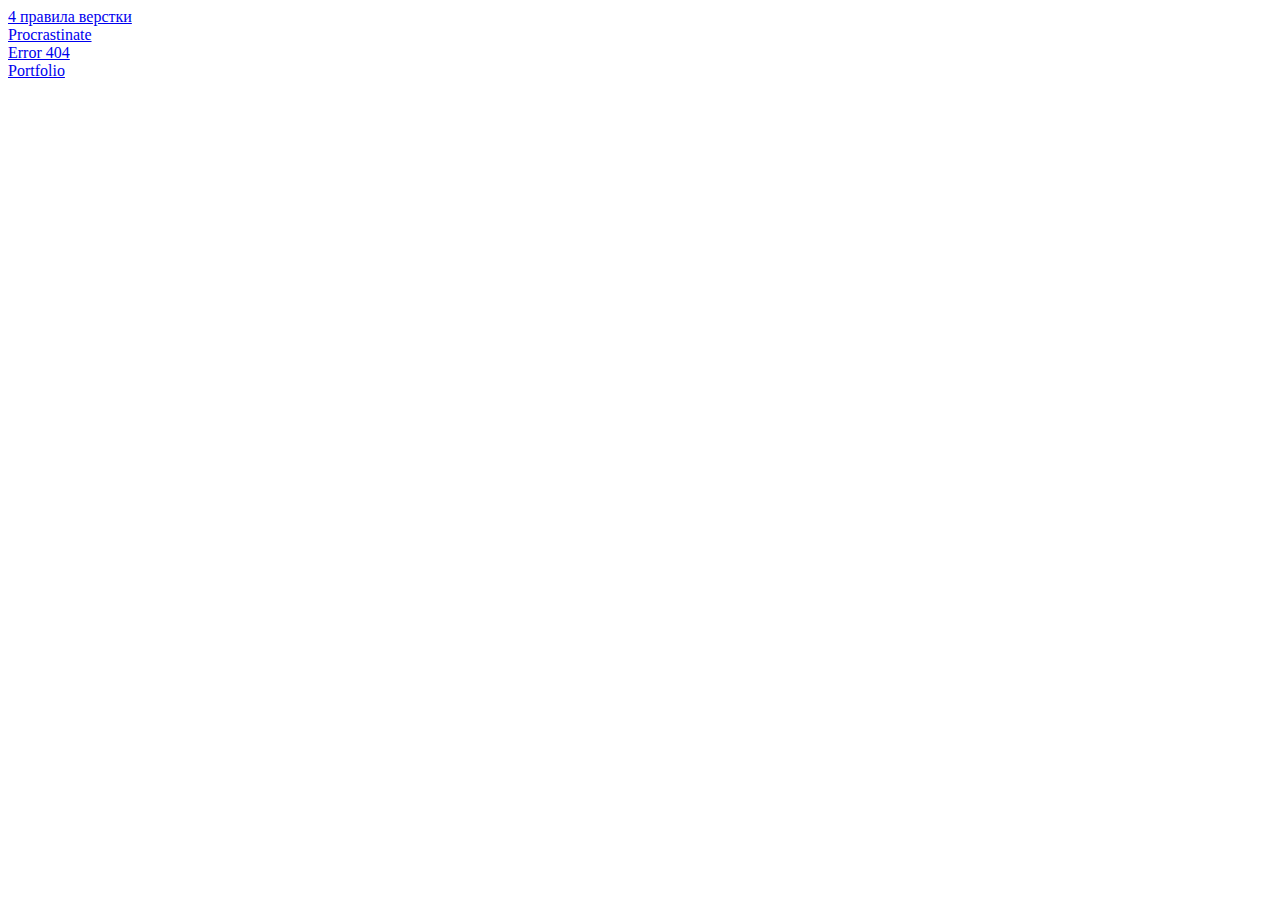
<file: index.html>
<!DOCTYPE html>
<html lang="en">

<head>
    <meta charset="UTF-8">
    <meta http-equiv="X-UA-Compatible" content="IE=edge">
    <meta name="viewport" content="width=device-width, initial-scale=1.0">
    <title>Document</title>
</head>

<body>
    <a href="four-rules/rules.html">4 правила верстки</a>
    <br>
    <a href="procrastinate/procrastinate.html">Procrastinate</a>
    <br>
    <a href="./Error_404/error_404.html">Error 404</a>
    <br>
    <a href="./portfolio/portfolio.html">Portfolio</a>

</body>

</html>
</file>
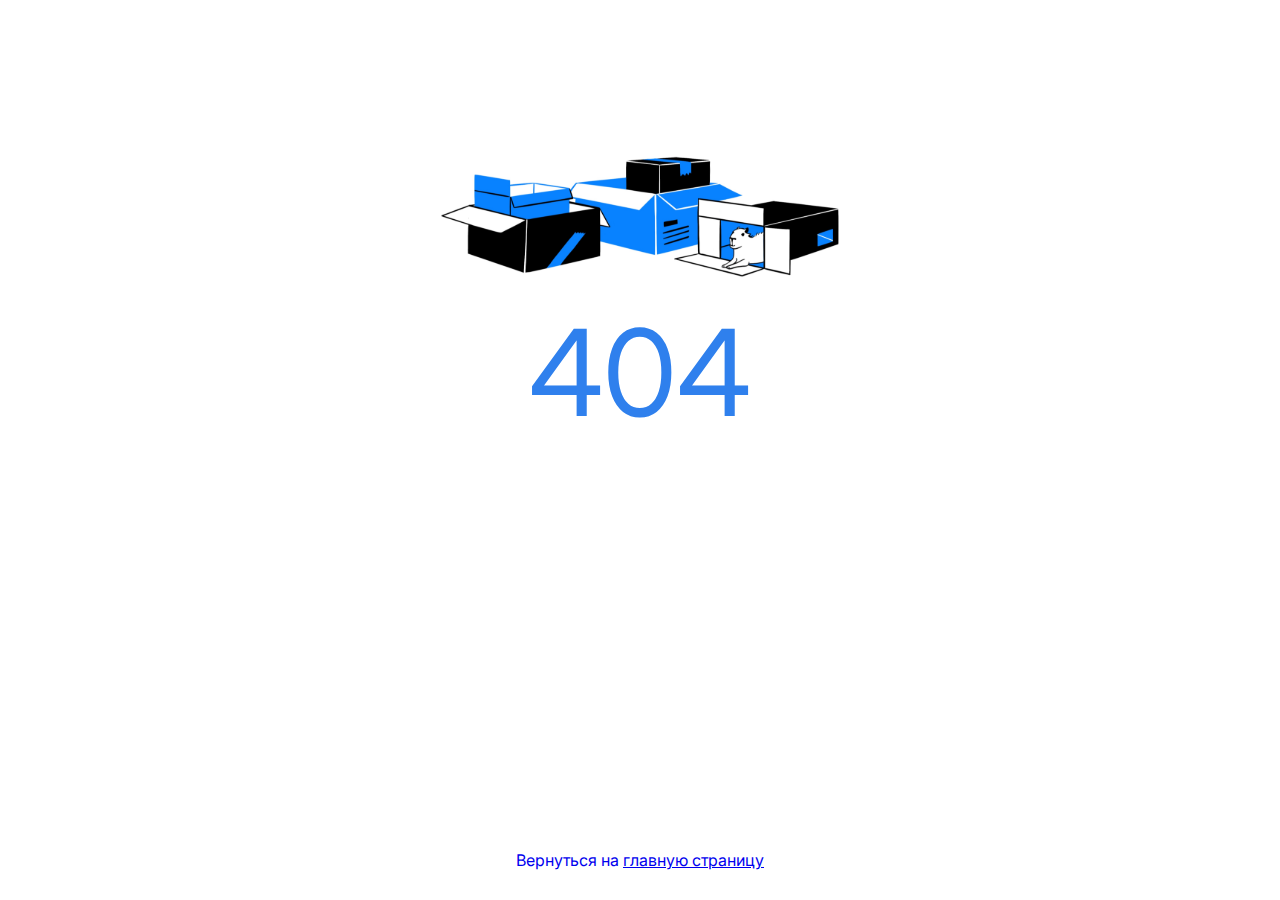
<file: Error_404/index.html>
<!DOCTYPE html>
<html lang="ru">
  <head>
    <meta charset="UTF-8" />
    <meta name="viewport" content="width=device-width,initial-scale=1" />
    <link rel="preconnect" href="https://fonts.googleapis.com" />
    <link rel="preconnect" href="https://fonts.gstatic.com" crossorigin />
    <link
      href="https://fonts.googleapis.com/css2?family=Inter:wght@400;700&display=swap"
      rel="stylesheet"
    />
    <title>404 Page</title>
    <link href="./styles.css" rel="stylesheet" />
  </head>
  <body>
    <main>
        <div class="main-image">
            <img class="img" src="empty-boxes.svg" alt="image">
        </div>
        <div class="error">
            <p class="error-title">404</p>
            <p class="text">Сервер должен отвечать на входящие
               HTTP-запросы. Например, когда вы вводите
               URL в адресную строку браузера, то
               отправляется запрос на сервер, чтобы тот
               вернул соответствующую веб-страницу.
               Если страница была перемещена, удалена
               или её не существовало вовсе, сервер
               вернёт ошибку 404.
            </p>
        </div>
    </main>
    <footer>
        <a href=" https://practicum.yandex.ru/" target="_blank">Вернуться на <span>главную страницу</span></a>
    </footer>
  </body>
</html>
</file>
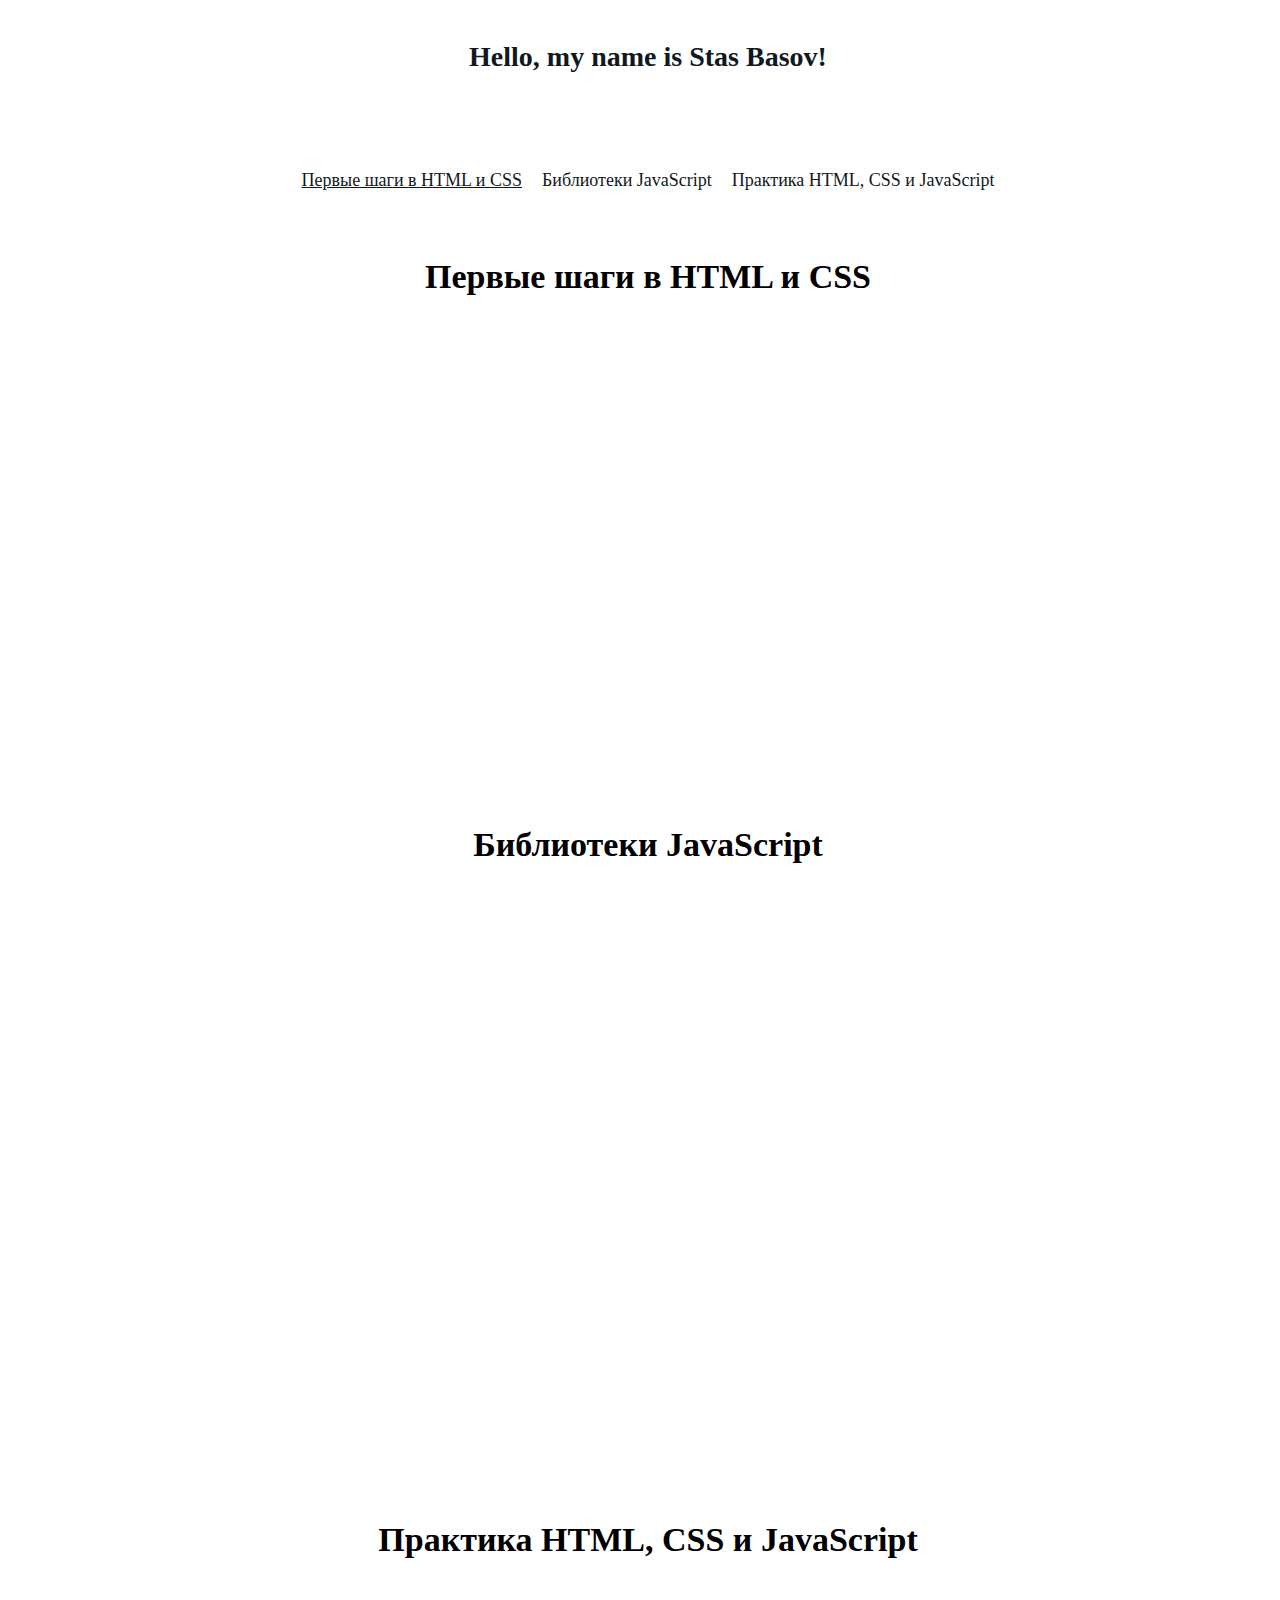
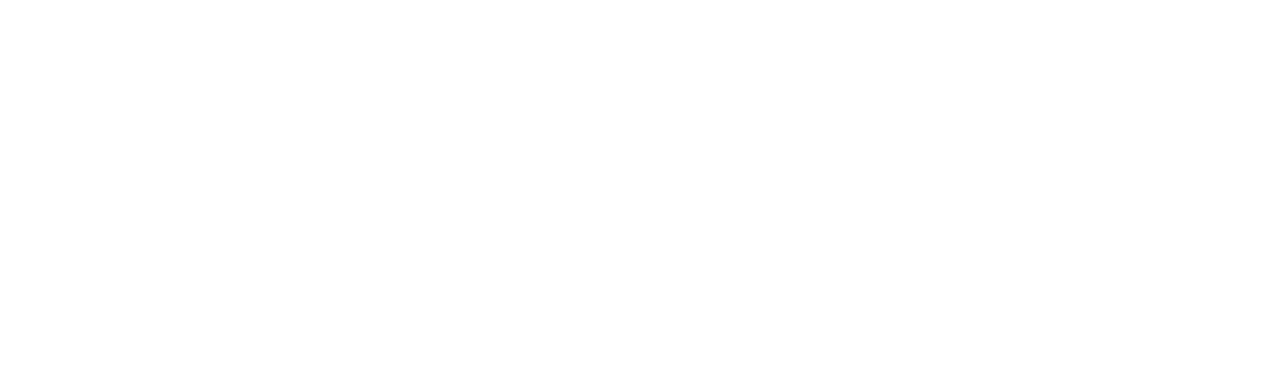
<file: portfolio/index.html>
<!DOCTYPE html>
<html lang="ru">
<head>
  <meta charset="UTF-8">
  <link rel="stylesheet" href="https://code.s3.yandex.net/web-code/normalize.css">
  <link rel="stylesheet" href="style.css">
  <title>Портфолио</title>
  <meta name="viewport" content="width=device-width, initial-scale=1">
  <meta name="description" content="портфолио Стас Басов на Яндекс Практикуме">
  <meta name="keywords" content="html, css, javascript">
  <meta name="author" content="Стас Басов">
</head>
<body class="page">
  <header class="header centered-block">
    <h1 class="centered-block"><a href="#" class="header__link" lang="en">Stas Basov</a></h1>
  </header>
  <nav class="menu centered-block page__menu">
    <a href="#beginner" class="menu__link menu__link_active">Первые шаги в HTML и CSS</a>
    <a href="#frameworks" class="menu__link">Библиотеки JavaScript</a>
    <a href="#practice" class="menu__link">Практика HTML, CSS и JavaScript</a>
  </nav>
  <main class="content centered-block">
    <section id="beginner">
      <h2 class="content__title">Первые шаги в HTML и CSS</h2>
      <ul class="flex-row list flex-row_space_bottom">
        <li class="project project_name_music-album project_width_l project_height_l">
          <a href="#" class="project__overlay">Обложка музыкального альбома</a>
        </li>
        <li class="project project_name_design-priciples project_width_l project_height_l">
          <a href="#" class="project__overlay">Посадочная страница</a>
        </li>
      </ul>
    </section>
    <section id="frameworks">
      <h2 class="content__title">Библиотеки JavaScript</h2>
      <div class="flex-row flex-row_reversed flex-row_space_bottom">
        <div class="flex-column flex-column_reversed">
          <div class="project project_width_l project_height_s">
            <video class="project__video" src="https://code.s3.yandex.net/web-code/like.mp4" autoplay muted loop></video>
          </div>
          <ul class="flex-row list">
            <li class="project project_name_slider project_width_m project_height_m">
              <a href="#" class="project__overlay">Слайдер</a>
            </li>
            <li class="project project_name_reactive project_width_m project_height_m">
              <a href="#" class="project__overlay">React, Vue, Angular</a>
            </li>
          </ul>
        </div>
        <div class="project project_width_l project_height_xl">
          <video class="project__video" src="https://code.s3.yandex.net/web-code/zdog.mp4" autoplay muted loop></video>
        </div>
      </div>
    </section>
    <section id="practice">
      <h2 class="content__title">Практика HTML, CSS и JavaScript</h2>
      <ul class="flex-row list">
        <li class="project project_name_how-to-study project_width_m project_height_m">
          <a href="#" class="project__overlay">CSS-анимации</a>
        </li>
        <li class="project project_name_across-russia project_width_l project_height_m">
          <a href="#" class="project__overlay">Адаптивная вёрстка</a>
        </li>
        <li class="project project_name_mesto project_width_m project_height_m">
          <a href="#" class="project__overlay">Приложение на JavaScript</a>
        </li>
      </ul>
    </section>
  </main>
  <footer class="footer centered-block">
    <div class="footer__logo"></div>
  </footer>
</body>
</html>
</file>
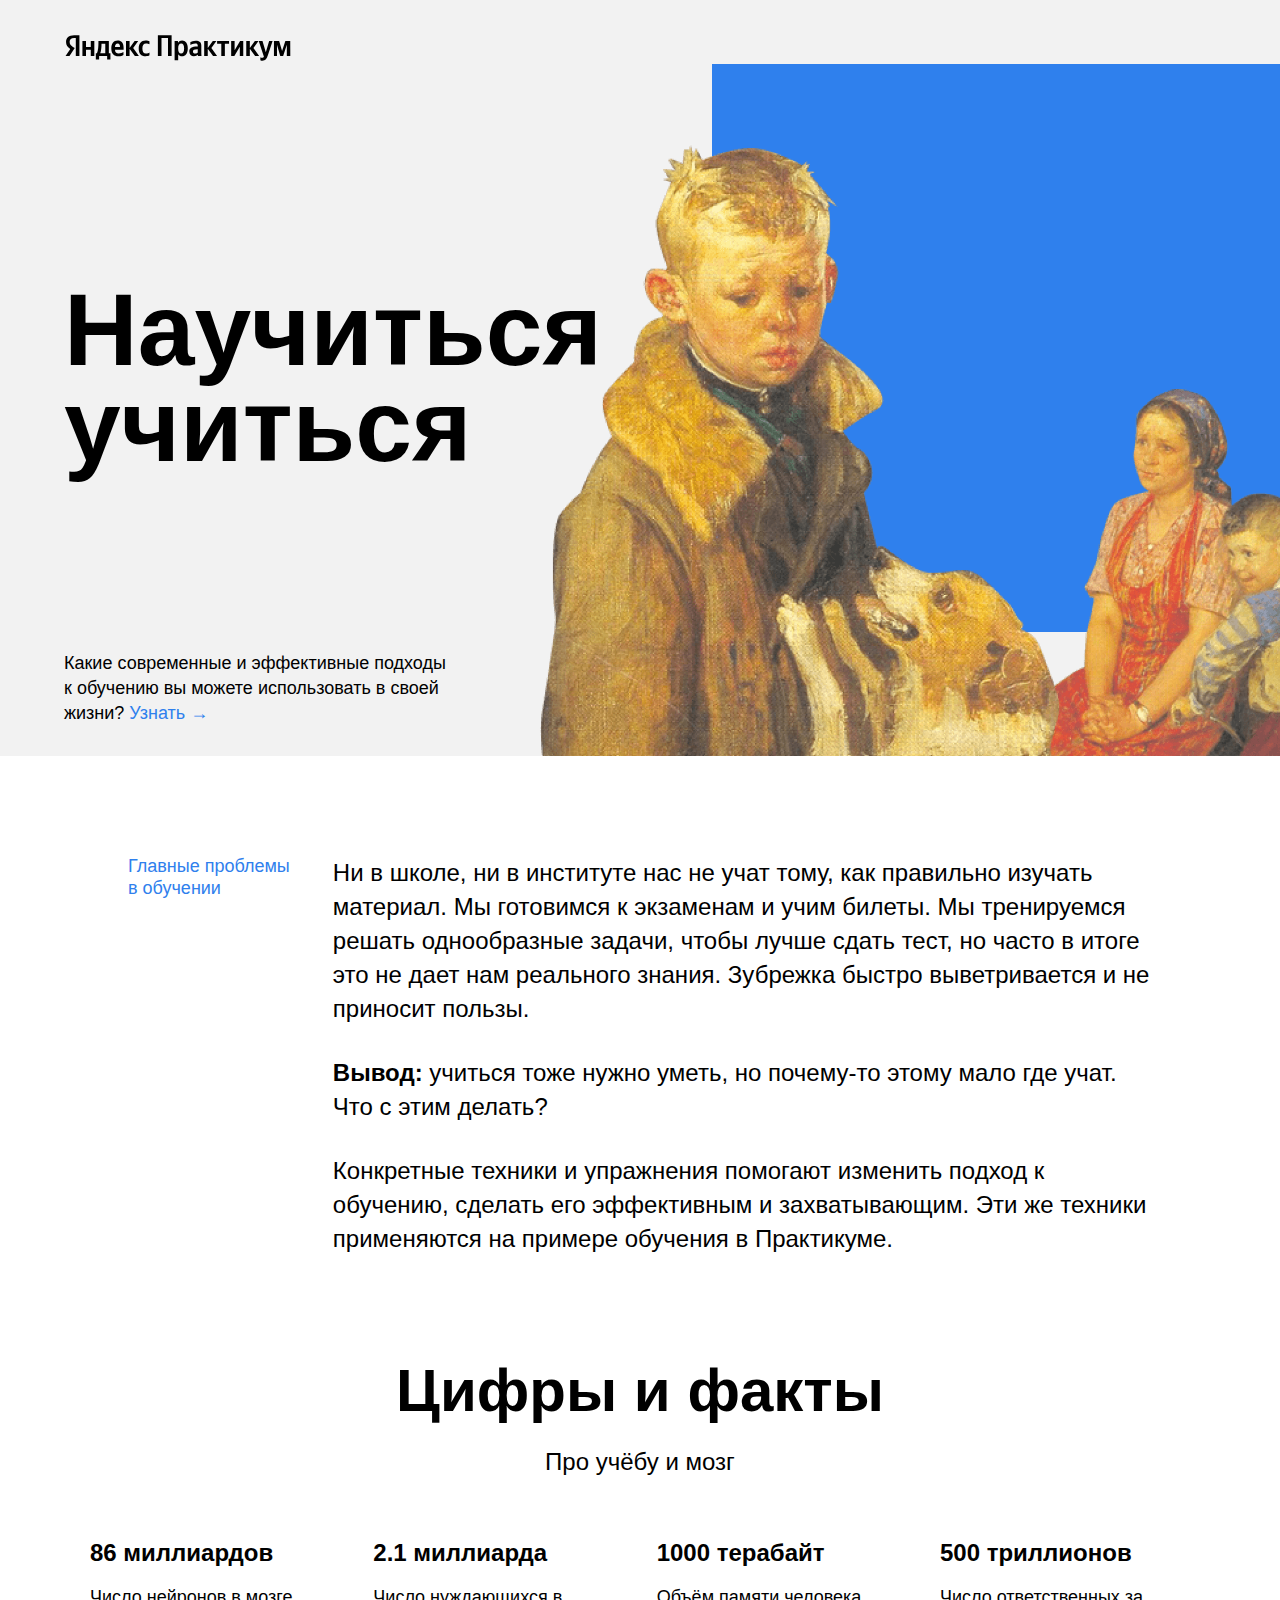
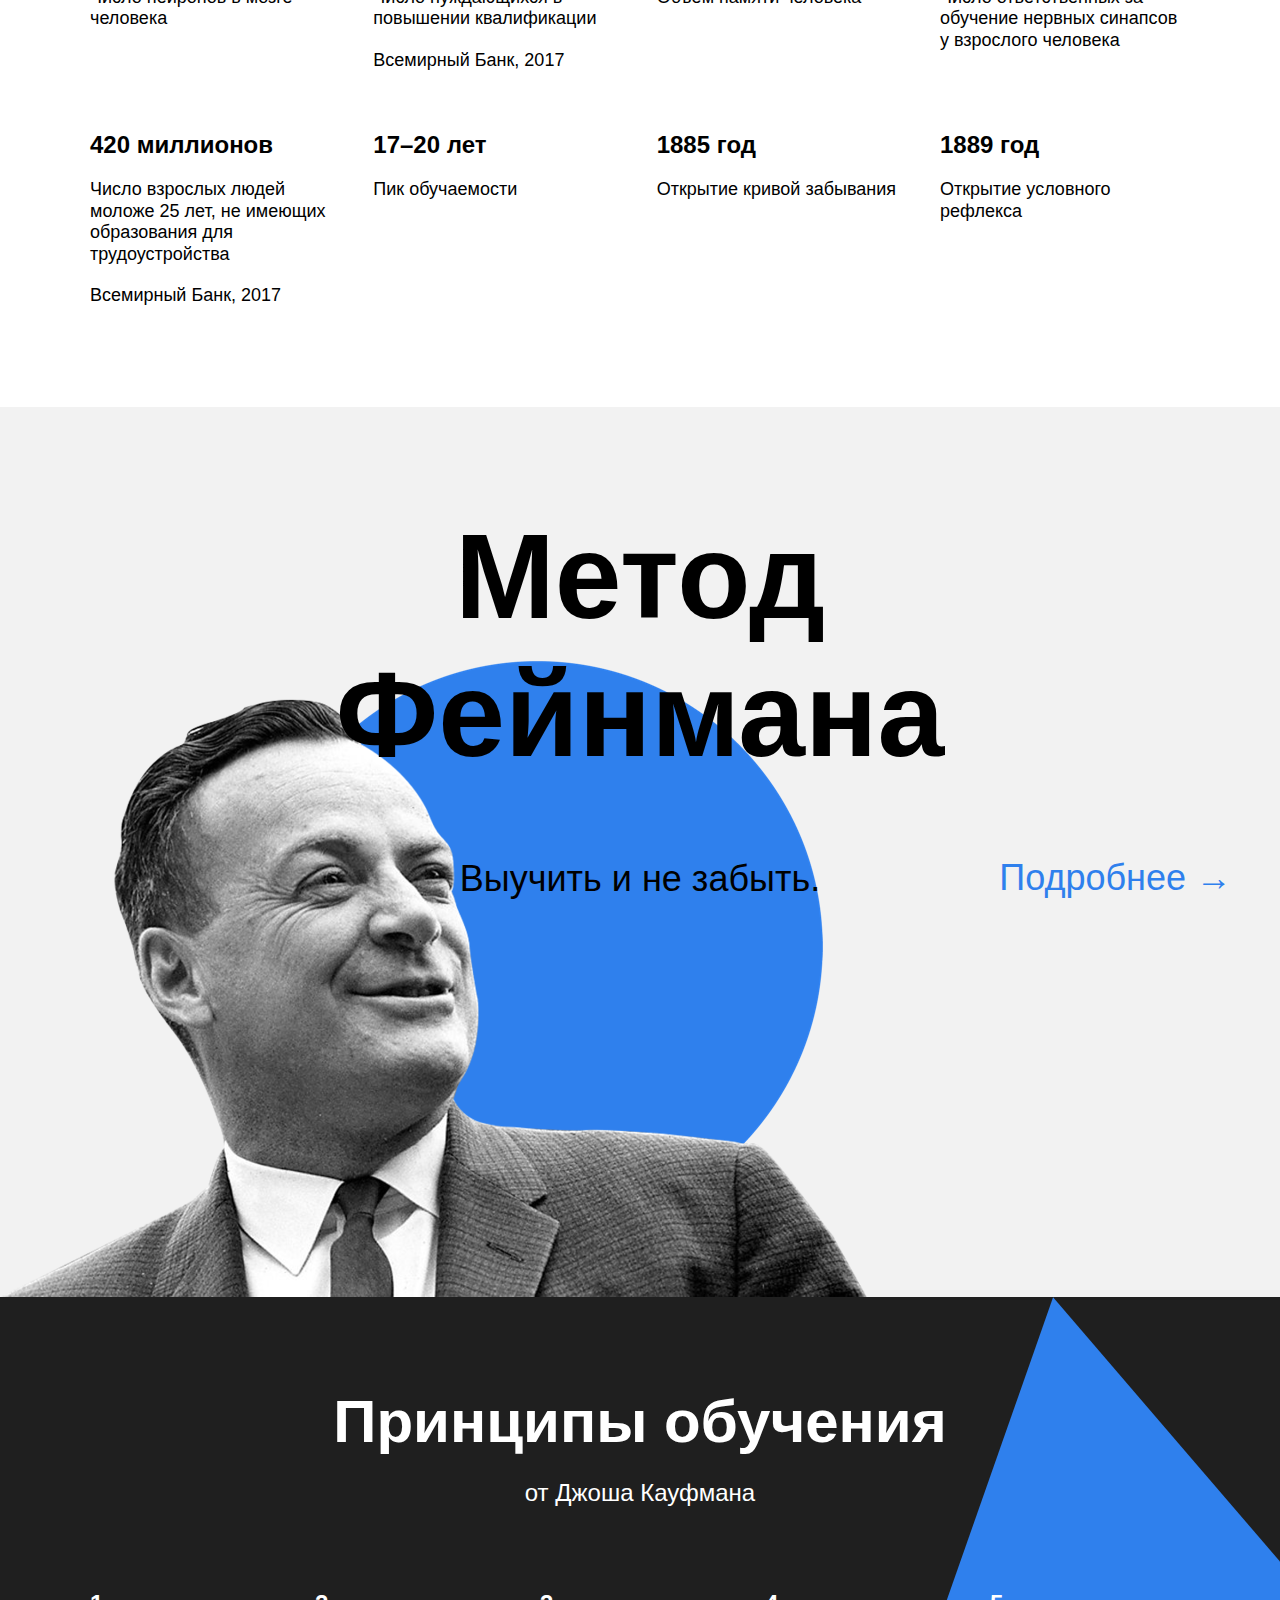
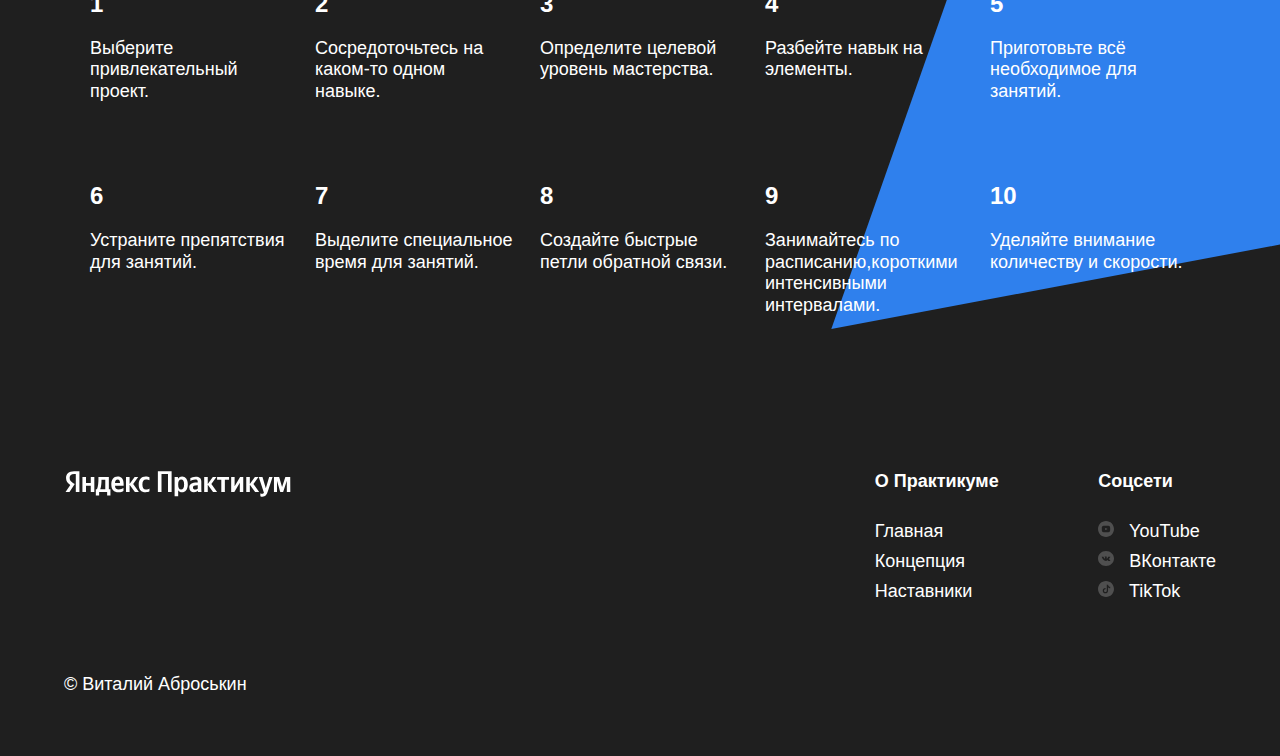
<file: How_to_learn/Learn.html>
<!DOCTYPE html>
<html lang="ru">
<head>
  <meta charset="UTF-8">
  <meta name="viewport" content="width=device-width, initial-scale=1.0">
  <link rel="stylesheet" href="styles/normalize.css">
  <link rel="stylesheet" href="styles/style.css">
  <title>Научиться учиться</title>
</head>
<body>
  <div class="page">
    <header class="header">
      <img class="logo logo_place_header" src="images/logo_place_header.svg" alt="логотип Яндекс">
      <h1 class="header__title">Научиться учиться</h1>
      <p class="header__subtitle">Какие современные и эффективные подходы к обучению вы можете использовать в своей жизни?<a class="header__link" href="#" target="_blank"> Узнать &#8594;</a></p>
      <img class="header__main-illustration" src="images/header-image.png" alt="Картина Опять двойка"> 
      <div class="header__square-pic"></div>
    </header>
    <main>
      <div class="content">
        <section class="description">
          <div class="two-columns">
            <h2 class="two-columns__brief">Главные проблемы в обучении</h2>
            <div class="two-columns__main-text">
              <p class="two-columns__paragraph">Ни в школе, ни в институте нас не учат тому, как правильно изучать материал. Мы готовимся к экзаменам и учим билеты. Мы тренируемся решать однообразные задачи, чтобы лучше сдать тест, но часто в итоге это не дает нам реального знания. Зубрежка быстро выветривается и не приносит пользы.</p>
              <p class="two-columns__paragraph"><span class="two-columns__span-accent">Вывод:</span> учиться тоже нужно уметь, но почему-то этому мало где учат. Что с этим делать?</p>
              <p class="two-columns__paragraph">Конкретные техники и упражнения помогают изменить подход к обучению, сделать его эффективным и захватывающим. Эти же техники применяются на примере обучения в Практикуме.</p>
            </div>
          </div>
        </section>
        <section class="digits">
          <h2 class="section-title">Цифры и факты</h2>
          <p class="section-subtitle">Про учёбу и мозг</p>
          <ul class="table">
            <li class="table__cell">
              <h3 class="table__heading">86 миллиардов</h3>
              <p class="table__text">Число нейронов в мозге человека</p>
            </li>
            <li class="table__cell">
              <h3 class="table__heading">2.1 миллиарда</h3>
              <p class="table__text">Число нуждающихся в повышении квалификации</p>
              <p class="table__text">Всемирный Банк, 2017</p>
            </li>
            <li class="table__cell">
              <h3 class="table__heading">1000 терабайт</h3>
              <p class="table__text">Объём памяти человека</p>
            </li>
            <li class="table__cell">
              <h3 class="table__heading">500 триллионов</h3>
              <p class="table__text">Число ответственных за обучение нервных синапсов у взрослого человека</p>
            </li>
            <li class="table__cell">
              <h3 class="table__heading">420 миллионов</h3>
              <p class="table__text">Число взрослых людей моложе 25 лет, не имеющих образования для трудоустройства</p>
              <p class="table__text">Всемирный Банк, 2017</p>
            </li>
            <li class="table__cell">
              <h3 class="table__heading">17–20 лет</h3>
              <p class="table__text">Пик обучаемости</p>
            </li>
            <li class="table__cell">
             <h3 class="table__heading">1885 год</h3>
              <p class="table__text">Открытие кривой забывания</p>
            </li>
            <li class="table__cell">
              <h3 class="table__heading">1889 год</h3>
              <p class="table__text">Открытие условного рефлекса</p>
            </li>
          </ul>
        </section>
        <section class="feynman">
          <h2 class="feynman__title">Метод Фейнмана</h2>
          <p class="feynman__subtitle">Выучить и не забыть.</p>
         <a href="#" class="feynman__link" target="_blank">Подробнее &#8594;</a>
        </section>
        <section class="kaufman">
          <h2 class="section-title section-title_theme_dark">Принципы обучения</h2>
          <p class=" section-subtitle section-subtitle_theme_dark">от Джоша Кауфмана</p>
          <ul class="table table_theme_dark">
            <li class="table__cell table__cell_theme_dark">
              <h3 class="table__heading table__heading_theme_dark">1</h3>
              <p class="table__text table__text_theme_dark">Выберите привлекательный проект.</p>
            </li>
            <li class="table__cell table__cell_theme_dark">
              <h3 class="table__heading table__heading_theme_dark">2</h3>
              <p class="table__text table__text_theme_dark">Сосредоточьтесь на каком-то одном навыке.</p>
            </li>
            <li class="table__cell table__cell_theme_dark">
              <h3 class="table__heading table__heading_theme_dark">3</h3>
              <p class="table__text table__text_theme_dark">Определите целевой уровень мастерства.</p>
            </li>
            <li class="table__cell table__cell_theme_dark">
              <h3 class="table__heading table__heading_theme_dark">4</h3>
              <p class="table__text table__text_theme_dark">Разбейте навык на элементы.</p>
            </li>
            <li class="table__cell table__cell_theme_dark">
              <h3 class="table__heading table__heading_theme_dark">5</h3>
              <p class="table__text table__text_theme_dark">Приготовьте всё необходимое для занятий.</p>
            </li>
            <li class="table__cell table__cell_theme_dark">
              <h3 class="table__heading table__heading_theme_dark">6</h3>
              <p class="table__text table__text_theme_dark">Устраните препятствия для занятий.</p>
            </li>
            <li class="table__cell table__cell_theme_dark">
              <h3 class="table__heading table__heading_theme_dark">7</h3>
              <p class="table__text table__text_theme_dark">Выделите специальное время для занятий.</p>
            </li>
            <li class="table__cell table__cell_theme_dark">
              <h3 class="table__heading table__heading_theme_dark">8</h3>
              <p class="table__text table__text_theme_dark">Создайте быстрые петли обратной связи.</p>
            </li>
            <li class="table__cell table__cell_theme_dark">
              <h3 class="table__heading table__heading_theme_dark">9</h3>
              <p class="table__text table__text_theme_dark">Занимайтесь по расписанию,короткими интенсивными интервалами.</p>
            </li>
            <li class="table__cell table__cell_theme_dark">
              <h3 class="table__heading table__heading_theme_dark">10</h3>
              <p class="table__text table__text_theme_dark">Уделяйте внимание количеству и скорости.</p>
            </li>
          </ul>
          <div class="kaufman__triangle"></div>
        </section>
      </div>
    </main>
    <footer class="footer">
      <div class="footer__columns">
        <div class="footer__column footer_column_content_copyright">
          <img class="logo logo_place_footer" src="images/logo_place_footer.svg" alt="логотип Яндекс">
          <p class="footer__author">&#169; Виталий Аброськин</p>
        </div>
        <nav class="footer__column footer_column_content_info">
          <h3 class="footer__column-heading">О Практикуме</h3>
          <ul class="footer__column-links">
            <li><a href="#" class="footer__column-link" target="_blank">Главная</a></li>
            <li><a href="#" class="footer__column-link" target="_blank">Концепция</a></li>
            <li><a href="#" class="footer__column-link" target="_blank">Наставники</a></li>
          </ul>
        </nav>
        <nav class="footer__column footer_column_content_social">
          <h3 class="footer__column-heading">Соцсети</h3>
          <ul class="footer__column-links">
            <li><a href="#" class="footer__column-link" target="_blank"><img class="footer__social-icon" src="images/youtube-icon.svg" alt="Иконка Ютуб"> YouTube</a></li>
            <li><a href="#" class="footer__column-link" target="_blank"><img class="footer__social-icon" src="images/vk_color_white.svg" alt="Иконка Вконтакте"> ВКонтакте</a></li>
            <li><a href="#" class="footer__column-link" target="_blank"><img class="footer__social-icon" src="images/tiktok-icon.svg" alt="Иконка ТикТок"> TikTok</a></li>
          </ul>
        </nav>
      </div>
    </footer>
  </div>
</body>
</html>
</file>
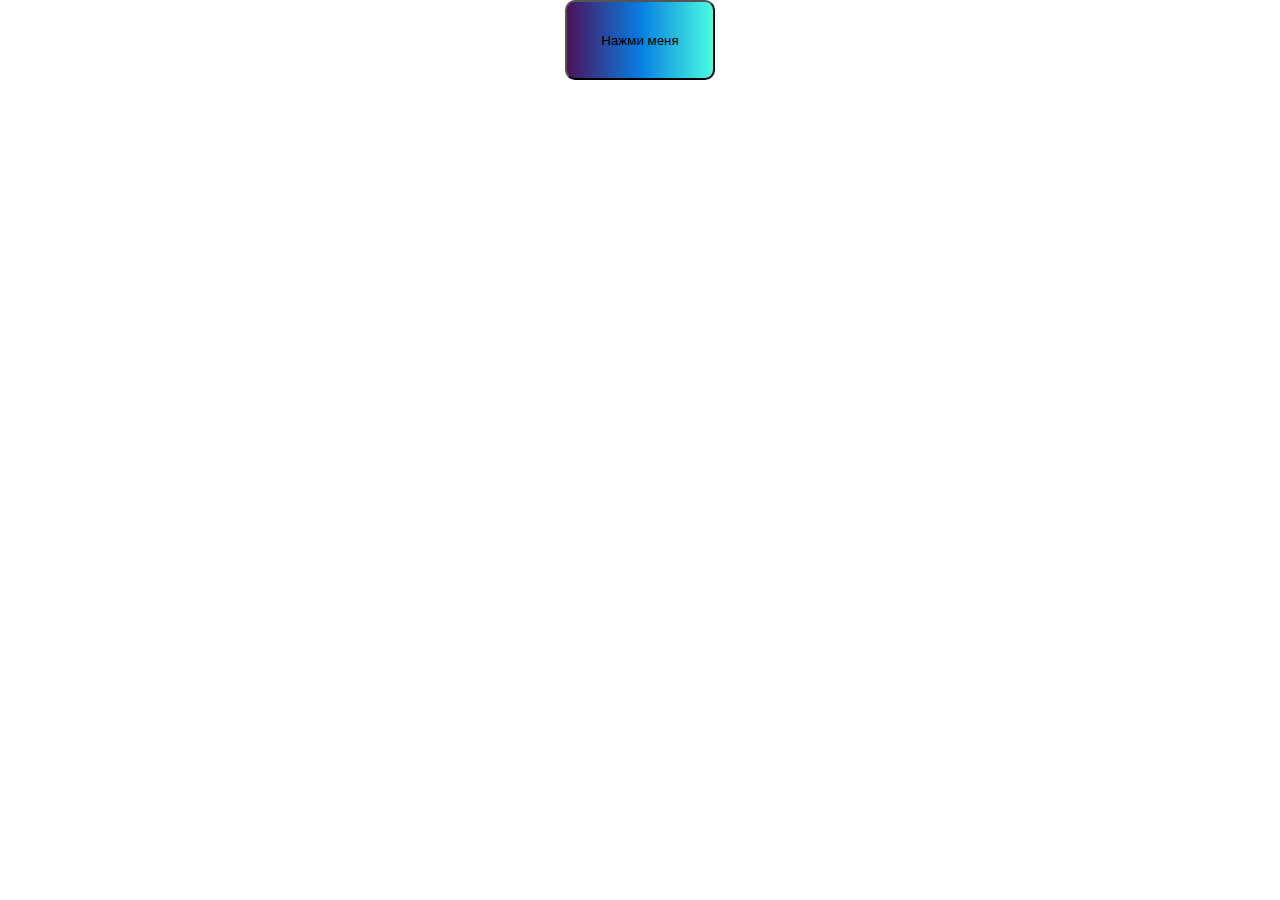
<file: Learn/button.html>
<!DOCTYPE html>
<html lang="en">

<head>
    <meta charset="UTF-8">
    <meta http-equiv="X-UA-Compatible" content="IE=edge">
    <meta name="viewport" content="width=device-width, initial-scale=1.0">
    <link rel="stylesheet" href="normalize.css">
    <link rel="stylesheet" href="style.css">
    <title>Button</title>
</head>
<div>
    <button class="button">Нажми меня</button>
</div>


<body>
    <script src="script.js"></script>
</body>

</html>
</file>
<file: Error_404/styles.css>
*{
    margin: 0;
    padding: 0;
    box-sizing: border-box;
    font-weight: normal;
    text-decoration: none;
}

body {
  color: #2f80ed;
  font-family: "Inter", Helvetica, Arial, sans-serif;
  height: 100vh;
  display: flex;
  flex-direction: column;
}
main{
    display: flex;
    flex-direction: column;
    flex: 1 0 auto;
}
.main-image{
    display: flex;
    padding-top: 110px;
}

.img{
    margin: 0 auto;
}

.error{
    text-align: center;
}

.error p:first-child{
    font-size: 120px;
    width: 420px;
    margin: 0 auto;
}

.error p:last-child{
    font-size: 17px;
    width:420px;
    margin: 0 auto;
    padding: 0 20px;
    visibility: hidden;
}

.error-title:hover + .text{
    visibility: visible;
}

footer{
    display: flex;
    flex: 0 0 auto;
    justify-content: center;
    padding-bottom: 30px;
}

span{
    text-decoration: underline;
}
</file>
<file: portfolio/style.css>
.page {
  font-family: 'Cormorant Garamond';
}

.page__menu {
  margin: 40px auto;
}

.list {
  list-style: none;
  padding: 0;
  margin: 0;
}

.centered-block {
  margin: auto;
}

.header {
  height: 95px;
  display: flex;
  max-width: 1330px;
	min-width: 1280px;
}

.header__link {
  font-size: 28px;
  text-decoration: none;
  color: #10191E;
}

.header__link::after {
  content: "!";
}

.header__link[lang="ru"]::before {
  content: 'Привет, меня зовут ';
}

.header__link[lang="en"]::before {
  content: 'Hello, my name is ';
}

.header__link[lang="fr"]::before {
  content: 'Bonjour, je suis ';
}

.menu {
  display: flex;
  justify-content: center;
  min-height: 75px;
  align-items: center;
  flex-wrap: wrap;
  max-width: 1330px;
	min-width: 1280px;
	margin: 40px auto;
}

.menu__link {
  font-size: 18px;
  text-decoration: none;
  color: #10191E;
  margin-right: 20px;
}

.menu__link:last-of-type {
  margin-right: 0;
}

.menu__link_active {
  text-decoration: underline;
}

.content {
	max-width: 1330px;
	min-width: 1280px;
}

.content__title {
  font-size: 34px;
  margin: 0 0 40px;
  text-align: center;
}

.flex-row {
  display: flex;
  justify-content: space-between;
  flex-wrap: wrap;
}

.flex-row_reversed {
  flex-direction: row-reverse;
}

.flex-row_space_bottom {
  margin-bottom: 60px;
}

.flex-column {
  display: flex;
  justify-content: space-between;
}

.flex-column_reversed {
  flex-direction: column-reverse;
}

.project {
  background-position: center;
  background-size: cover;
}

.project_width_l {
  width: 636px;
}

.project_width_m {
  width: 306px;
}

.project_height_xl {
  height: 557px;
}

.project_height_l {
  height: 430px;
}

.project_height_m {
  height: 290px;
}

.project_height_s {
  height: 240px;
}

.project_name_music-album {
  background-image: url(https://code.s3.yandex.net/web-code/album.png);
}

.project_name_design-priciples {
  background-image: url(https://code.s3.yandex.net/web-code/design.png);
}

.project_name_slider {
  background-image: url(https://code.s3.yandex.net/web-code/slider.gif);
}

.project_name_reactive {
  background-image: url(https://code.s3.yandex.net/web-code/reactive.gif);
}

.project_name_how-to-study {
  background-image: url(https://code.s3.yandex.net/web-code/how-to-study.png);
  order: 3;
}

.project_name_across-russia {
  background-image: url(https://code.s3.yandex.net/web-code/across-russia.png);
  order: 2;
}

.project_name_mesto {
  background-image: url(https://code.s3.yandex.net/web-code/mesto.png);
  order: 1;
}

.project__overlay {
  background-color: rgba(0, 0, 100, .8);
  height: 100%;
  width: 100%;
  display: flex;
  justify-content: center;
  align-items: center;
  text-decoration: none;
  color: white;
  text-transform: uppercase;
  font-size: 30px;
  text-align: center;
  box-sizing: border-box;
  padding: 20px;
  opacity: 0;
}

.project__overlay:hover {
  opacity: 1;
}

.project__video {
  width: 100%;
  height: 100%;
  object-fit: cover;
}

.footer {
  height: 95px;
	display: flex;
  justify-content: center;
  max-width: 1330px;
	min-width: 1280px;
}

.footer__logo {
  width: 145px;
  height: 25px;
  background-image: url(https://code.s3.yandex.net/web-code/RU-long-black.svg);
  background-size: contain;
  background-repeat: no-repeat;
  background-position: center;
  align-self: center;
}
</file>
<file: How_to_learn/styles/style.css>
.page {
  min-width: 1100px;
  /* мы ещё не умеем делать мобильную версию сайта, */
  /* поэтому выше установлена минимальная ширина страницы */
  max-width: 1600px;
  /* выше установили ограничение по максимальной ширине */
  margin: 0 auto;
  /* выше для экранов больше 1600px отцентрировали весь контент */
  font-family: 'Helvetica Neue', Arial, sans-serif;
}

.header {
  height: 100vh;
  min-height: 600px;
  max-height: 756px;
  background-color: #f2f2f2;
  position: relative;
  display: flex;
  margin: 0;
  padding: 0;
  /* выше установили ограничения для секции */
}

.logo{
  width: 228px;
  height: 32px;
}

.logo_place_header{
  position: absolute;
  left: 64px;
  top: 30px;
}

.header__title{
  display:flex;
  align-items: center;
  width: 730px;
  margin: 0 0 0 64px;
  padding: 0;
  line-height: 96px;
  font-size: 102px;
  font-weight: 600;
  z-index: 3;
}

.header__subtitle{
  position: absolute;
  left: 64px;
  bottom: 30px;
  width: 388px;
  margin:0;
  padding:0;
  line-height: 25px;
  font-size: 18px;
  font-weight: normal;
  z-index: 3;
}

.header__link{
  text-decoration: none;
  color: #2f80ed;
}

.header__main-illustration{
  min-height: 608px;
  width: 765px;
  position: absolute;
  right: 0;
  bottom: 0;
  z-index: 2;
}

/* ниже мы привели пример двух селекторов, чтобы вы вспомнили запись элемента */
.header__square-pic {
  height: 568px;
  width: 568px;
  position: absolute;
  right: 0;
  top: 64px;
  background-color: #2f80ed;
  z-index: 1;
}



/*** DESCRIPTION ***/

.description{
display: flex;
justify-content: center;
margin: 0;
padding: 0;
}

.two-columns{
  display: flex;
  justify-content: space-between;
  margin-top: 100px;
  padding: 0;
  width: 80%;
}

.two-columns__brief{
  text-decoration: none;
  color: #2f80ed;
  width: 175px;
  line-height: 1.2;
  font-size: 18px;
  font-weight: normal;
  margin: 0;
  padding: 0;
}

.two-columns__main-text{
  display: flex;
  flex-direction: column;
  width: 80%;
  min-width: 784px;
}

.two-columns__paragraph{
  line-height: 34px;
  font-size: 24px;
  font-weight: normal;
  margin: 0;
  padding: 0;
}

.two-columns__paragraph:nth-child(2){
  padding: 30px 0;
}

.two-columns__span-accent{
  line-height: 34px;
  font-size: 24px;
  font-weight: 600;
}

/*** DIGITS ***/

.digits{
  display: flex;
  flex-direction: column;
  margin: 0;
  padding: 100px 0;
}

.section-title{
  display: flex;
  justify-content: center;
  width: 60%;
  margin: 0 auto;
  padding: 0;
  line-height: 1.15;
  font-size: 60px;
  font-weight: 600;
}

.section-subtitle {
  display: flex;
  justify-content: center;
  width: 60%;
  margin: 0 auto;
  padding: 20px 0 0;
  line-height: 34px;
  font-size: 24px;
  font-weight: normal;
}

.table{
  display: flex;
  flex-wrap: wrap;
  justify-content: space-between;
  width: 1100px;
  margin: 0 auto;
  padding: 0;
}

.table__cell{
  display: flex;
  flex-direction: column;
  width: 250px;
  margin: 0;
  padding: 60px 0 0;
  list-style: none;
}

.table__heading{
  line-height: 1.15;
  font-size: 24px;
  font-weight: 600;
  margin: 0;
  padding: 0;
}

.table__text{
  line-height: 1.2;
  font-size: 18px;
  font-weight: normal;
  margin: 0;
  padding: 20px 0 0;
}

/*** FEYNMAN ***/

.feynman{
  display: flex;
  flex-direction: column;
  position: relative;
  margin: 0;
  padding: 0;
  background-color: #f2f2f2;
  background-image: url("../images/feynman.png");
  background-position: left bottom;
  background-repeat: no-repeat;
  min-height: 890px;
}

.feynman__title{
  display: flex;
  width:648px;
  margin: 100px auto 0;
  padding: 0;
  line-height: 1.15;
  font-size: 120px;
  font-weight: 600;
  text-align: center;
}

.feynman__subtitle{
  display: flex;
  align-self: center;
  margin: 70px 0 0;
  padding: 0;
  line-height: 51px;
  font-size: 36px;
  font-weight: normal;
}

.feynman__link{
  position:absolute;
  right:48px;
  top:50%;
  text-decoration: none;
  color: #2f80ed;
  line-height: 51px;
  font-size: 36px;
  font-weight: normal;
  margin: 0;
  padding: 0;
}

/*** KAUFMAN ***/

.kaufman{
  display: flex;
  flex-direction: column;
  position: relative;
  margin: 0;
  padding: 90px 0;
  background-color: #1f1f1f;
  overflow: hidden;
}

.section-title_theme_dark {
  color: white;
  z-index: 2;
}

.section-subtitle_theme_dark{
  color: white;
  z-index: 2;
}

/* и элемента с модификатором вида ключ-значение */
.table__cell_theme_dark {
  width: 200px;
  color: white;
  margin-right: 0;
  margin-top: 80px;
  padding: 0;
  z-index: 1;
}

.table__heading_theme_dark {
  line-height: 1.15;
  font-size: 24px;
  font-weight: 600;
  margin: 0;
  padding: 0;
}

.table__text_theme_dark {
  line-height: 1.2;
  font-size: 18px;
  font-weight: normal;
  margin: 0;
  padding: 20px 0 0;
}

.kaufman__triangle{
  position: absolute;
  width: 877px;
  height: 877px;
  right: -210px;
  top:0;
  background-image: url(../images/kaufman-triangle.svg);
  background-size: 877px;
}

/*** FOOTER ***/

.footer{
  display: flex;
  min-height: 350px;
  margin:0;
  padding: 60px 0 40px;
  background-color: #1f1f1f;
  box-sizing: border-box;
}

.footer__columns{
  display: flex;
  justify-content: space-between;
  margin: 0 auto;
  padding: 0;
  width: 90%;
}

.footer__column{
display: flex;
flex-direction: column;
}

.footer_column_content_copyright{
  display: flex;
  flex-basis: 711px;
  justify-content: space-between;
}

.logo_place_footer{
  display: flex;
  align-self:flex-start;
}

.footer__author{
  color: white;
  margin: 0;
  padding: 19px 0;
  line-height: 25px;
  font-size: 18px;
  font-weight: normal;
}

.footer__column-heading{
  color: white;
  margin: 0;
  padding: 0;
  line-height: 30px;
  font-size: 18px;
  font-weight: 600;
}

.footer__column-links{
  list-style: none;
  margin: 0;
  padding: 20px 0 16px;
}

.footer__column-link{
  color: white;
  text-decoration: none;
  line-height: 30px;
  font-size: 18px;
  font-weight: normal;
}

.footer__social-icon{
  width: 16px;
  height: 16px;
  padding: 0 10px 0 0;
}
</file>
<file: Learn/style.css>
.button {
    display: block;
    margin: auto;
    width: 150px;
    height: 80px;
    border-radius: 10px;
    /* background: linear-gradient(to top, #fefcea, #f1da36); */
    background: linear-gradient(90deg, #4c115b, #077de1, #49fce0);
    /* W3C, IE 10+/ Edge, Firefox 16+, Chrome 26+, Opera 12+, Safari 7+ */
}
</file>
